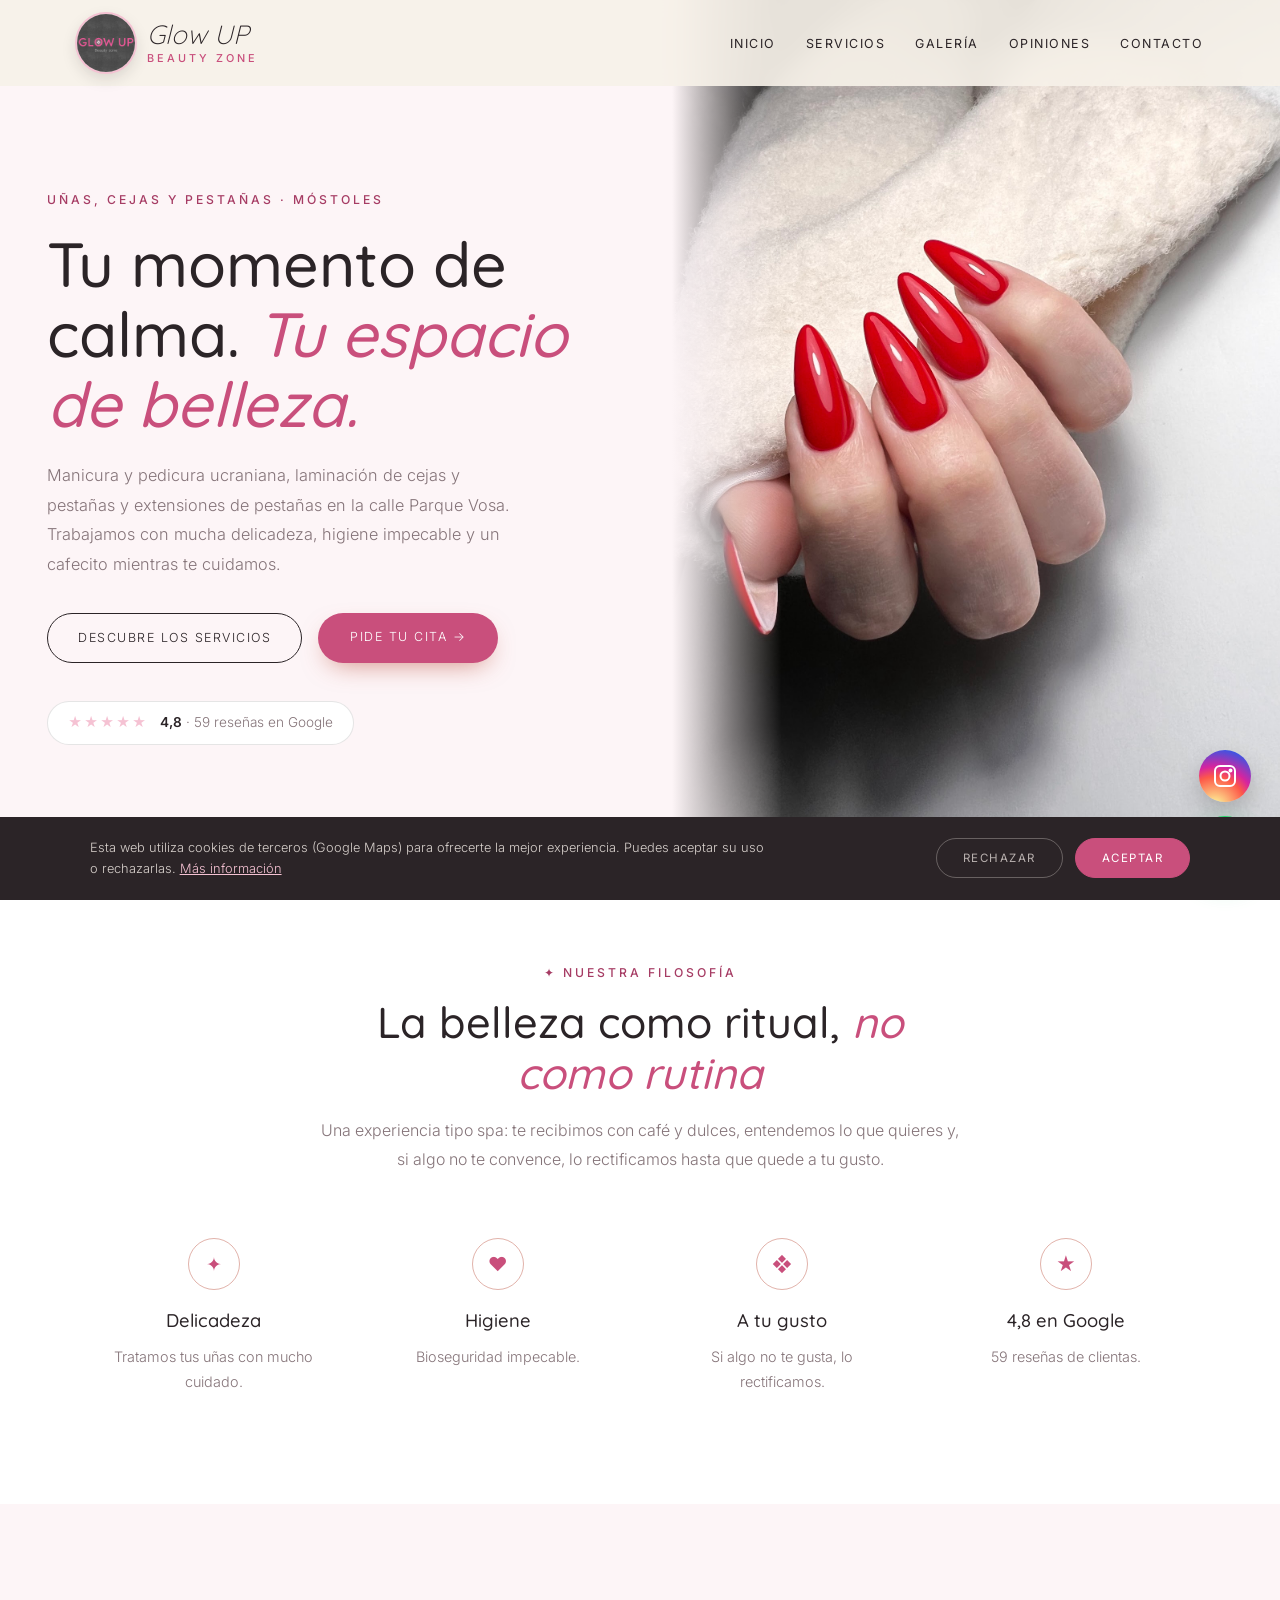
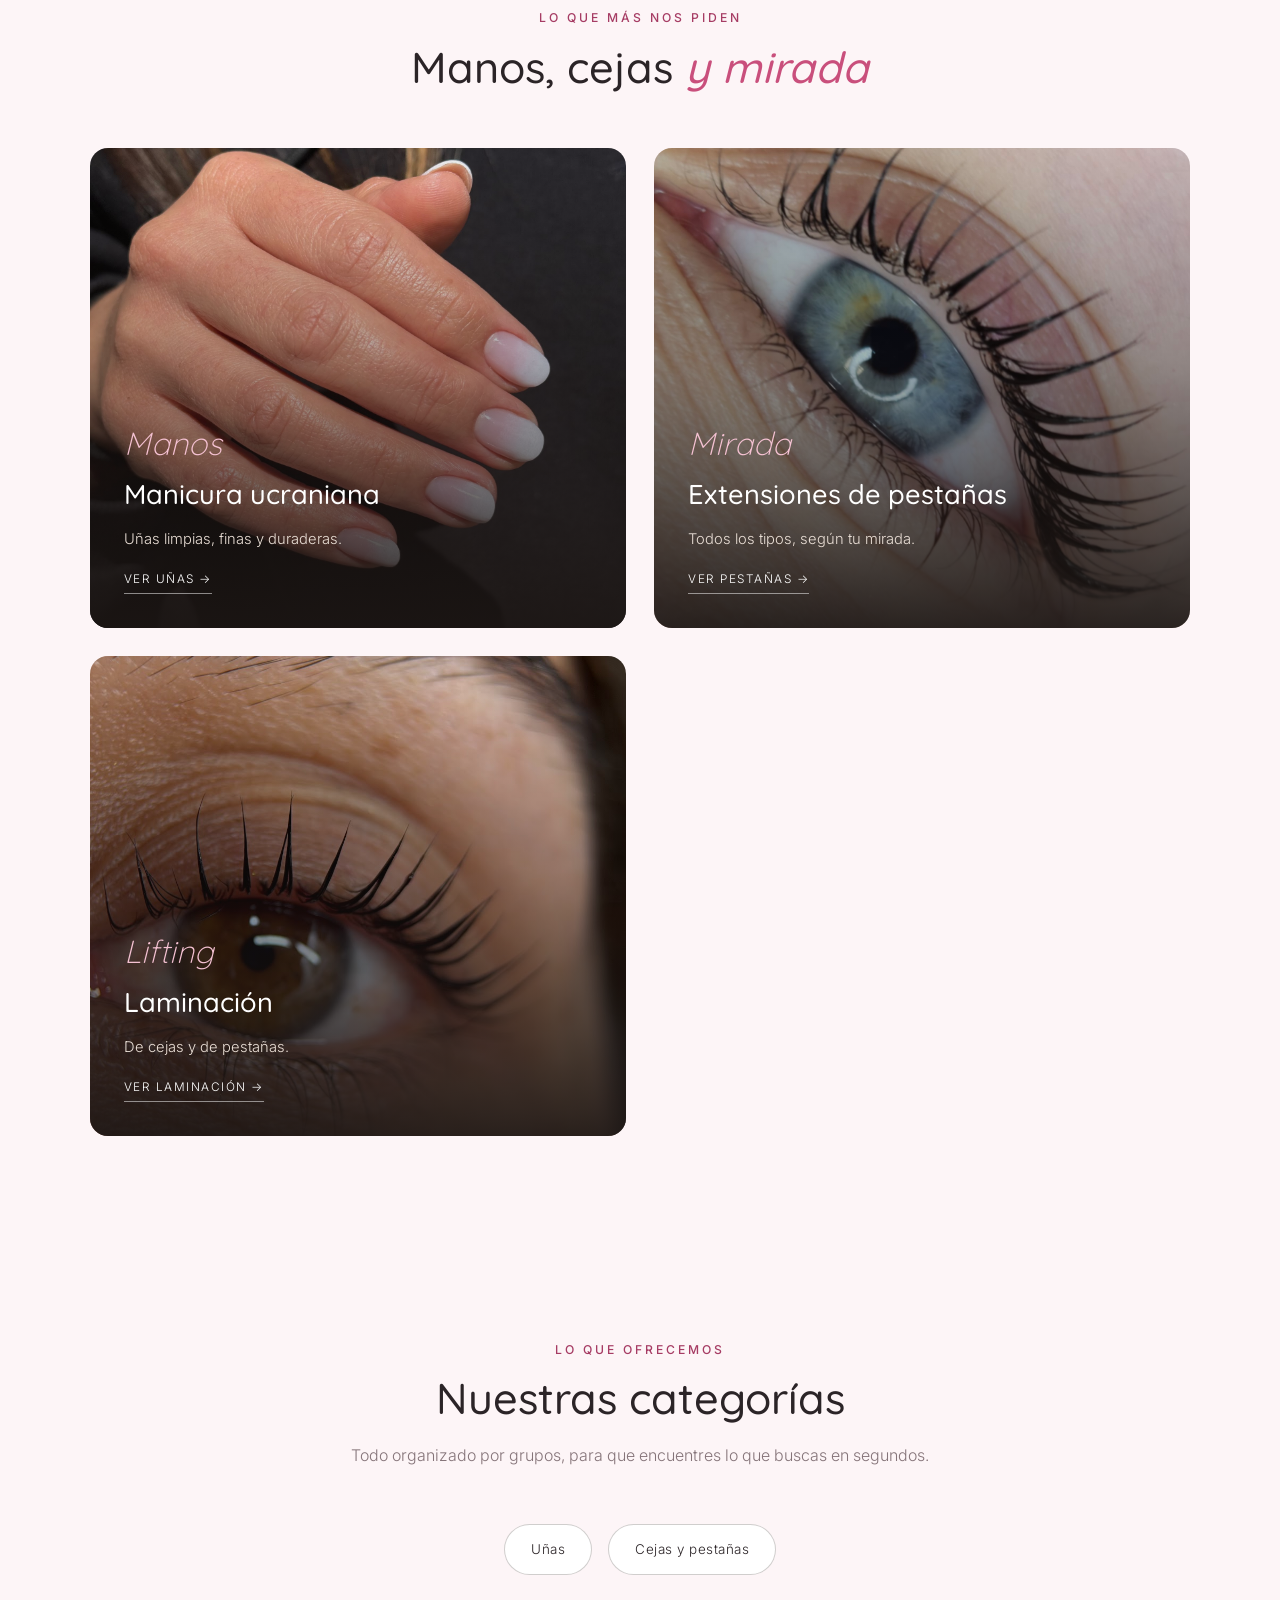
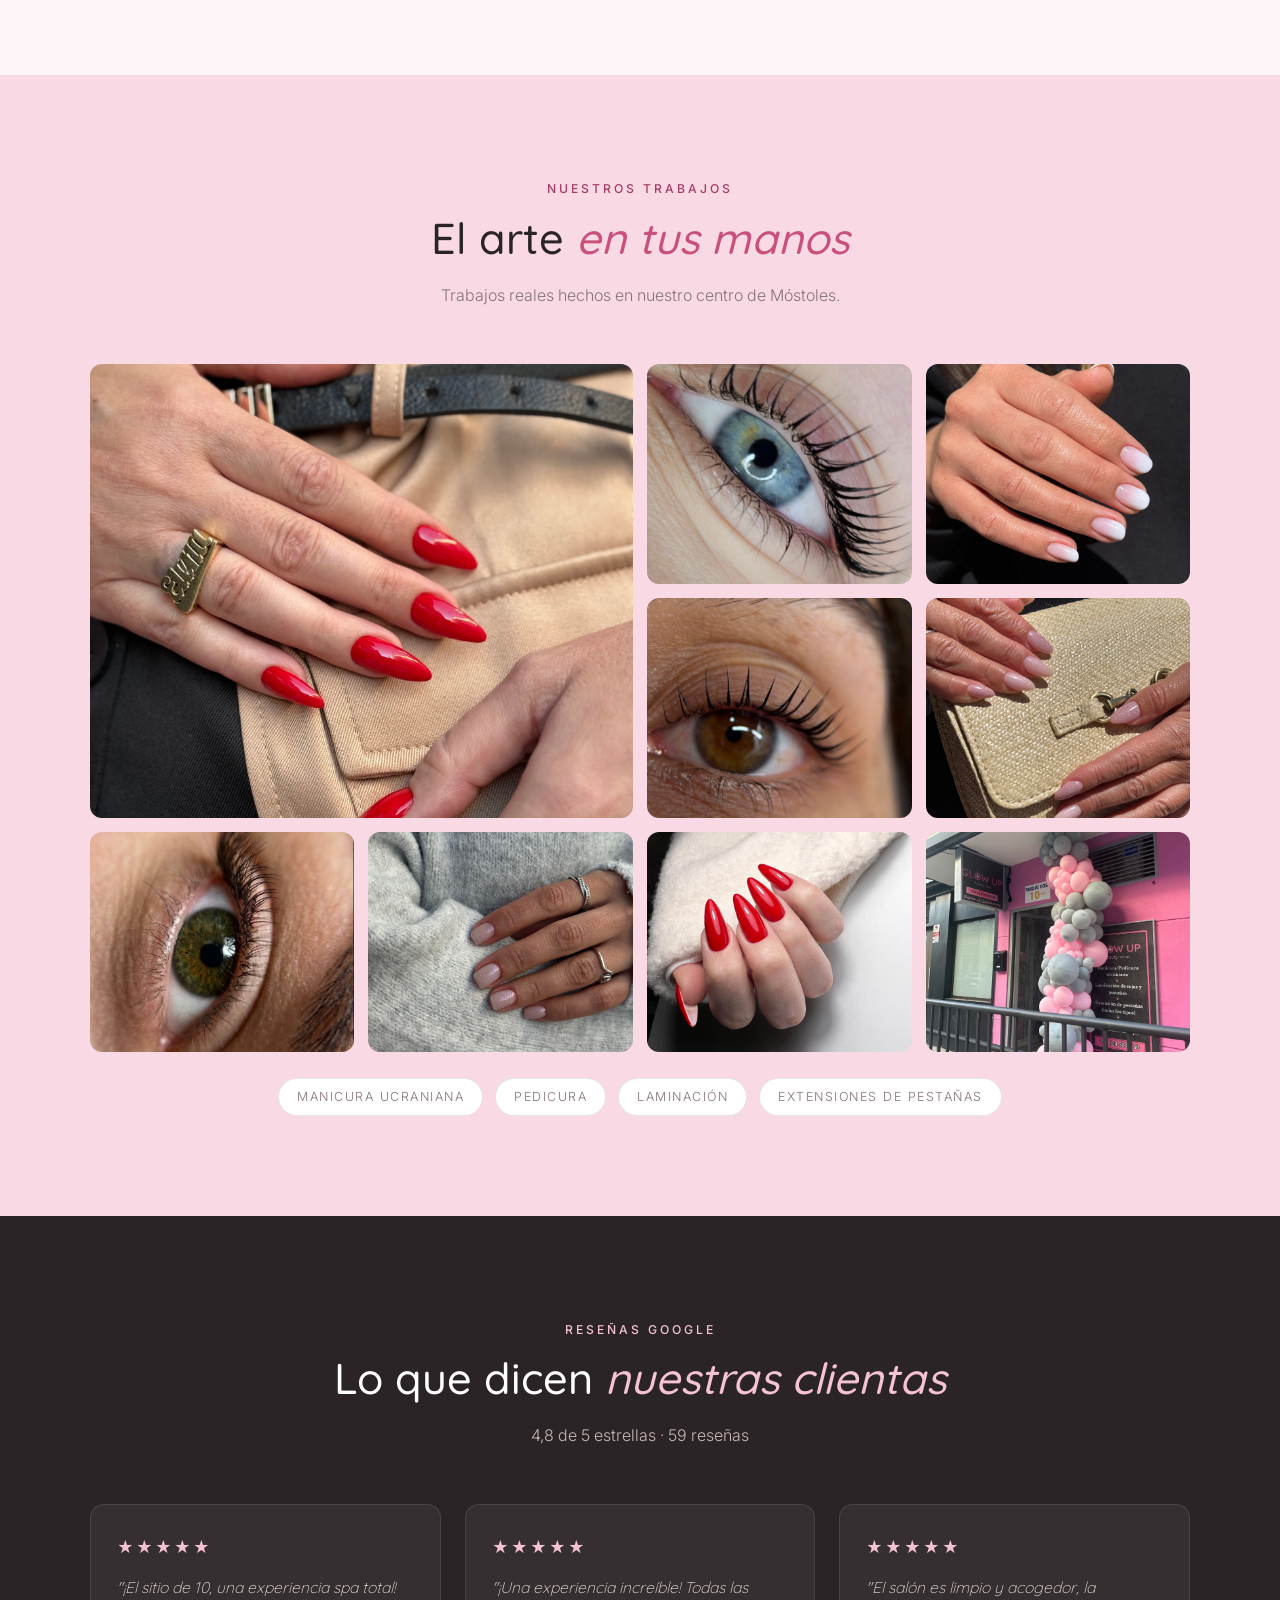
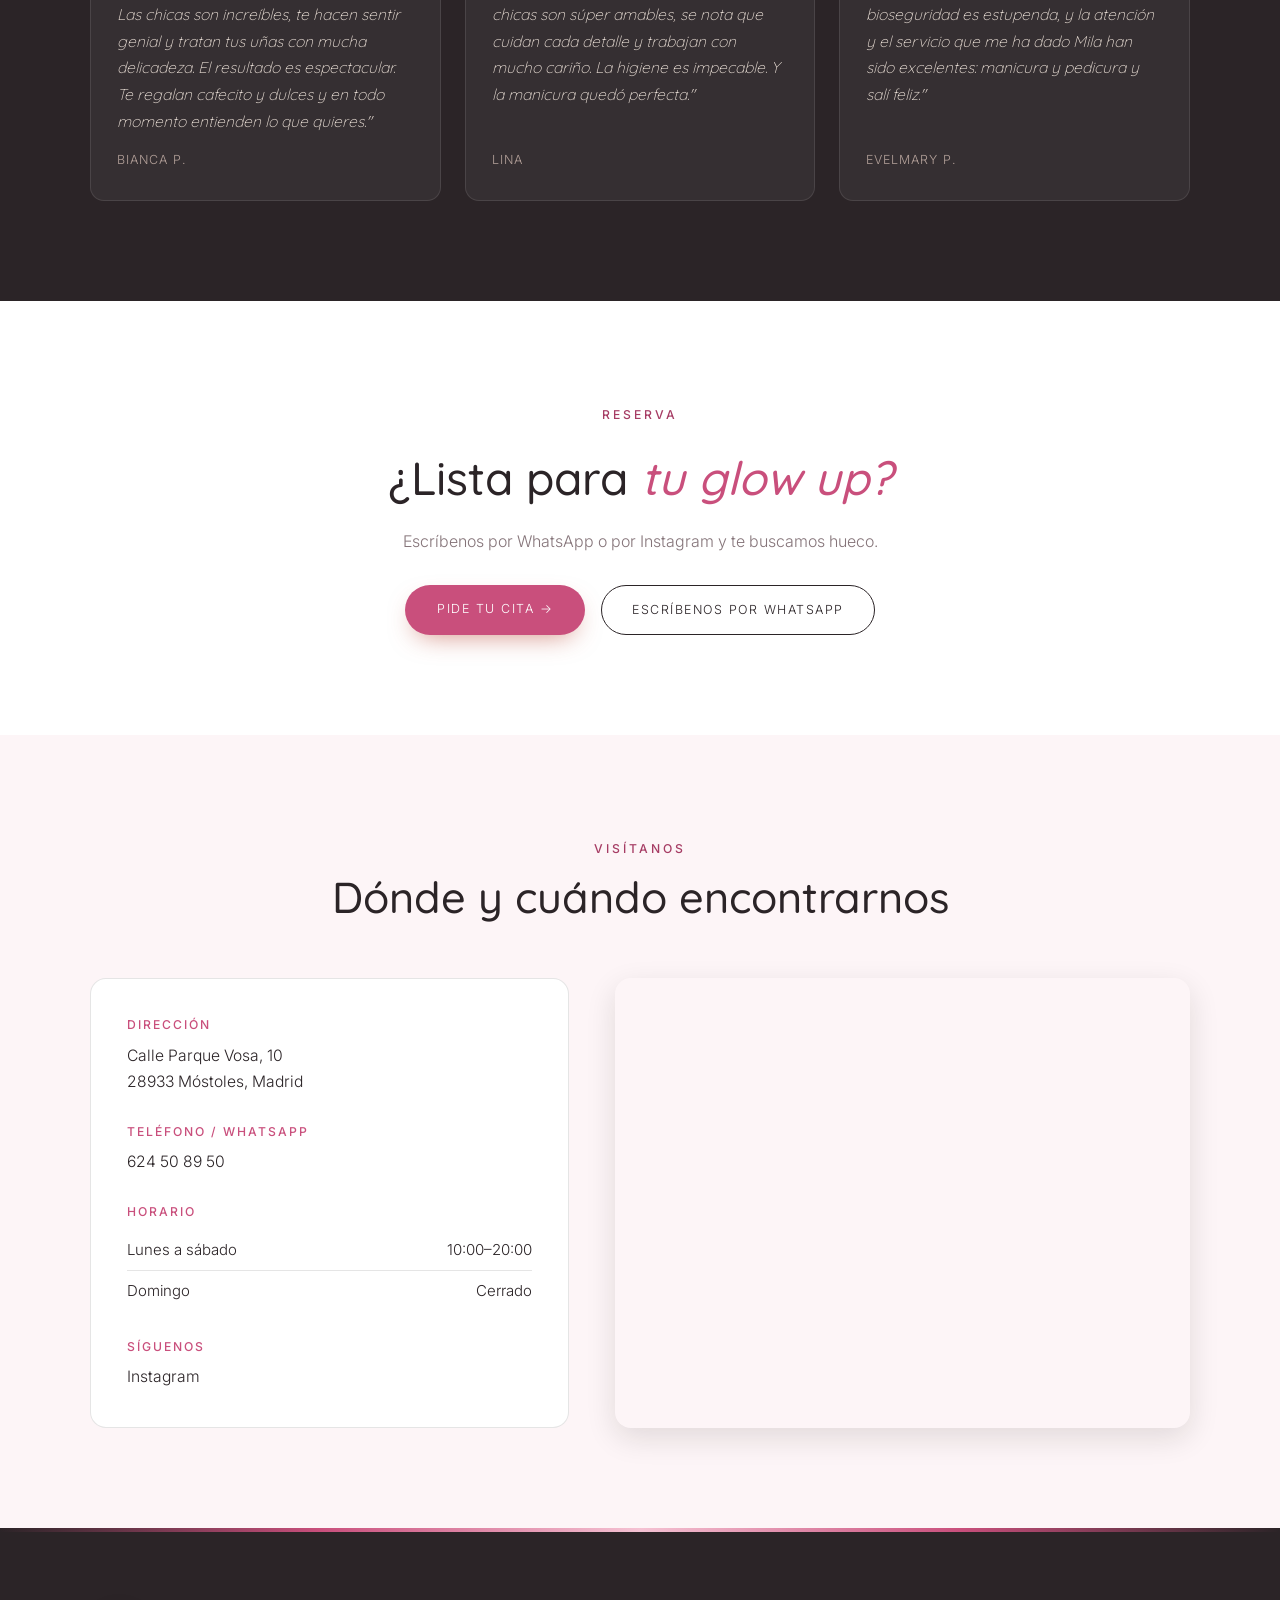
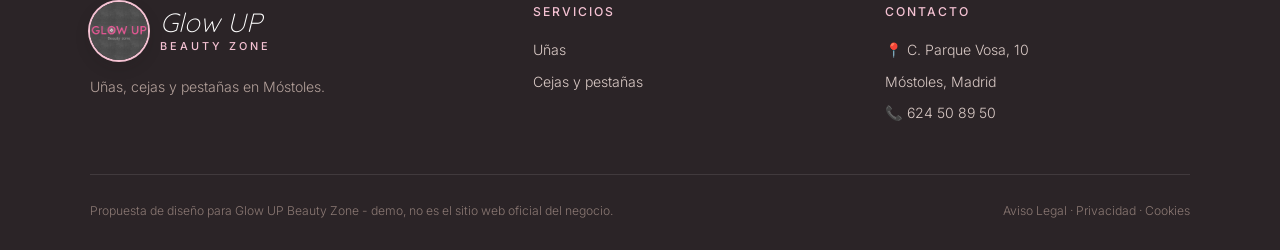
<file: index.html>
<!DOCTYPE html>
<html lang="es">
<head>
<meta charset="UTF-8">
<meta name="viewport" content="width=device-width, initial-scale=1.0">
<title>Glow UP Beauty Zone — Manicura rusa, cejas y pestañas en Móstoles</title>
<meta name="description" content="Glow UP Beauty Zone, centro de estética en Calle Parque Vosa 10, Móstoles. Manicura y pedicura ucraniana, laminación de cejas y pestañas y extensiones de pestañas. 4,8★ con 59 reseñas en Google.">
<meta name="theme-color" content="#2b2427">
<meta property="og:title" content="Glow UP Beauty Zone · Móstoles">
<meta property="og:image" content="maps_04.jpg">
<link rel="icon" href="maps_01.jpg">
<link rel="preconnect" href="https://fonts.googleapis.com"><link rel="preconnect" href="https://fonts.gstatic.com" crossorigin><link href="https://fonts.googleapis.com/css2?family=Quicksand:wght@400;500;600&family=Inter:wght@300;400;500;600&display=swap" rel="stylesheet">
<link rel="stylesheet" href="styles.css">
</head>
<body>

<header id="header">
  <a href="index.html" class="logo" aria-label="Glow UP Beauty Zone, inicio"><img src="maps_01.jpg" alt="" class="logo-badge"><span class="logo-text"><span class="script">Glow UP</span><small>beauty zone</small></span></a>
  <nav id="nav" aria-label="Navegación principal"><ul><li><a href="index.html#inicio">Inicio</a></li><li><a href="servicios.html">Servicios</a></li><li><a href="index.html#galeria">Galería</a></li><li><a href="index.html#opiniones">Opiniones</a></li><li><a href="index.html#contacto">Contacto</a></li></ul></nav><button class="nav-toggle" id="navToggle" aria-label="Abrir menú">☰</button>
</header>

<section class="hero" id="inicio">
  <div class="hero-text">
    <span class="eyebrow">Uñas, cejas y pestañas · Móstoles</span>
    <h1>Tu momento de calma. <em>Tu espacio de belleza.</em></h1>
    <p>Manicura y pedicura ucraniana, laminación de cejas y pestañas y extensiones de pestañas en la calle Parque Vosa. Trabajamos con mucha delicadeza, higiene impecable y un cafecito mientras te cuidamos.</p>
    <div class="hero-ctas">
      <a href="servicios.html" class="btn-outline">Descubre los servicios</a>
      <a href="https://wa.me/34624508950?text=Hola%2C%20he%20visto%20vuestra%20web%20y%20me%20gustar%C3%ADa%20pedir%20cita%20en%20Glow%20UP%20Beauty%20Zone" class="btn-solid" target="_blank" rel="noopener">Pide tu cita →</a>
    </div>
    <a class="hero-rating" href="https://www.google.com/maps/search/?api=1&query=Glow+UP+Beauty+Zone,+Calle+Parque+Vosa+10,+Mostoles" target="_blank" rel="noopener"><span class="stars">★★★★★</span><span><strong>4,8</strong> · 59 reseñas en Google</span></a>
  </div>
  <div class="hero-img"><img src="maps_04.jpg" alt="Manicura roja de Glow UP Beauty Zone en Móstoles" style="object-position:center 40%;"></div>
</section>

<section class="trust">
  <div class="section-head">
    <span class="eyebrow">✦ Nuestra filosofía</span>
    <h2>La belleza como ritual, <em>no como rutina</em></h2>
    <p>Una experiencia tipo spa: te recibimos con café y dulces, entendemos lo que quieres y, si algo no te convence, lo rectificamos hasta que quede a tu gusto.</p>
  </div>
  <div class="trust-grid">
    <div class="trust-card"><span class="trust-ic">✦</span><h3>Delicadeza</h3><p>Tratamos tus uñas con mucho cuidado.</p></div>
    <div class="trust-card"><span class="trust-ic">♥</span><h3>Higiene</h3><p>Bioseguridad impecable.</p></div>
    <div class="trust-card"><span class="trust-ic">❖</span><h3>A tu gusto</h3><p>Si algo no te gusta, lo rectificamos.</p></div>
    <div class="trust-card"><span class="trust-ic">★</span><h3>4,8 en Google</h3><p>59 reseñas de clientas.</p></div>
  </div>
</section>

<section class="worlds">
  <div class="section-head">
    <span class="eyebrow">Lo que más nos piden</span>
    <h2>Manos, cejas <em>y mirada</em></h2>
  </div>
  <div class="worlds-grid">
    <a href="servicios.html#unas" class="world-card"><img src="maps_02.jpg" alt="Manicura ucraniana"><div class="world-text"><span class="script">Manos</span><h3>Manicura ucraniana</h3><p>Uñas limpias, finas y duraderas.</p><span class="world-link">Ver uñas →</span></div></a>
    <a href="servicios.html#mirada" class="world-card"><img src="maps_06.jpg" alt="Extensiones de pestañas"><div class="world-text"><span class="script">Mirada</span><h3>Extensiones de pestañas</h3><p>Todos los tipos, según tu mirada.</p><span class="world-link">Ver pestañas →</span></div></a>
    <a href="servicios.html#mirada" class="world-card"><img src="maps_08.jpg" alt="Laminación"><div class="world-text"><span class="script">Lifting</span><h3>Laminación</h3><p>De cejas y de pestañas.</p><span class="world-link">Ver laminación →</span></div></a>
  </div>
</section>

<section>
  <div class="section-head">
    <span class="eyebrow">Lo que ofrecemos</span>
    <h2>Nuestras categorías</h2>
    <p>Todo organizado por grupos, para que encuentres lo que buscas en segundos.</p>
  </div>
  <div class="cat-pills">
    <a href="servicios.html#unas" class="cat-pill">Uñas</a>
    <a href="servicios.html#mirada" class="cat-pill">Cejas y pestañas</a>
  </div>
</section>

<section class="gallery-wrap" id="galeria">
  <div class="section-head">
    <span class="eyebrow">Nuestros trabajos</span>
    <h2>El arte <em>en tus manos</em></h2>
    <p>Trabajos reales hechos en nuestro centro de Móstoles.</p>
  </div>
  <div class="gallery">
    <figure class="big"><img src="maps_10.jpg" alt="Manicura roja almendrada de Glow UP Beauty Zone, Móstoles" loading="lazy"></figure>
    <figure><img src="maps_06.jpg" alt="Extensiones de pestañas" loading="lazy"></figure>
    <figure><img src="maps_02.jpg" alt="Manicura baby boomer" loading="lazy"></figure>
    <figure><img src="maps_08.jpg" alt="Laminación de pestañas" loading="lazy"></figure>
    <figure><img src="maps_09.jpg" alt="Manicura nude almendrada" loading="lazy"></figure>
    <figure><img src="maps_05.jpg" alt="Pestañas con volumen" loading="lazy"></figure>
    <figure><img src="maps_03.jpg" alt="Manicura natural" loading="lazy"></figure>
    <figure><img src="maps_04.jpg" alt="Uñas rojas largas" loading="lazy"></figure>
    <figure><img src="maps_07.jpg" alt="Fachada de Glow UP en la calle Parque Vosa" loading="lazy"></figure>
  </div>
  <div class="brands"><span>Manicura ucraniana</span><span>Pedicura</span><span>Laminación</span><span>Extensiones de pestañas</span></div>
</section>

<section class="reviews-wrap" id="opiniones">
  <div class="section-head">
    <span class="eyebrow">Reseñas Google</span>
    <h2>Lo que dicen <em>nuestras clientas</em></h2>
    <p>4,8 de 5 estrellas · 59 reseñas</p>
  </div>
  <div class="review-grid">
    <div class="review-card"><div class="stars">★★★★★</div><p>"¡El sitio de 10, una experiencia spa total! Las chicas son increíbles, te hacen sentir genial y tratan tus uñas con mucha delicadeza. El resultado es espectacular. Te regalan cafecito y dulces y en todo momento entienden lo que quieres."</p><cite>Bianca P.</cite></div>
    <div class="review-card"><div class="stars">★★★★★</div><p>"¡Una experiencia increíble! Todas las chicas son súper amables, se nota que cuidan cada detalle y trabajan con mucho cariño. La higiene es impecable. Y la manicura quedó perfecta."</p><cite>Lina</cite></div>
    <div class="review-card"><div class="stars">★★★★★</div><p>"El salón es limpio y acogedor, la bioseguridad es estupenda, y la atención y el servicio que me ha dado Mila han sido excelentes: manicura y pedicura y salí feliz."</p><cite>Evelmary P.</cite></div>
  </div>
</section>

<section class="cta-section">
  <span class="eyebrow">Reserva</span>
  <h2>¿Lista para <em>tu glow up?</em></h2>
  <p>Escríbenos por WhatsApp o por Instagram y te buscamos hueco.</p>
  <div class="cta-row">
    <a href="https://wa.me/34624508950?text=Hola%2C%20he%20visto%20vuestra%20web%20y%20me%20gustar%C3%ADa%20pedir%20cita%20en%20Glow%20UP%20Beauty%20Zone" class="btn-solid" target="_blank" rel="noopener">Pide tu cita →</a>
    <a href="https://wa.me/34624508950?text=Hola%2C%20he%20visto%20vuestra%20web%20y%20me%20gustar%C3%ADa%20pedir%20cita%20en%20Glow%20UP%20Beauty%20Zone" class="btn-outline" target="_blank" rel="noopener">Escríbenos por WhatsApp</a>
  </div>
</section>

<section class="contact-section" id="contacto">
  <div class="section-head">
    <span class="eyebrow">Visítanos</span>
    <h2>Dónde y cuándo encontrarnos</h2>
  </div>
  <div class="contact-grid">
    <div class="contact-info">
      <div class="contact-block"><h3>Dirección</h3><p>Calle Parque Vosa, 10<br>28933 Móstoles, Madrid</p></div>
      <div class="contact-block"><h3>Teléfono / WhatsApp</h3><p><a href="tel:+34624508950">624 50 89 50</a></p></div>
      <div class="contact-block"><h3>Horario</h3><ul class="hours-list"><li><span>Lunes a sábado</span><span>10:00–20:00</span></li><li><span>Domingo</span><span>Cerrado</span></li></ul></div>
      <div class="contact-block"><h3>Síguenos</h3><p><a href="https://www.instagram.com/glow_up_beautyzone/" target="_blank" rel="noopener">Instagram</a></p></div>
    </div>
    <div class="contact-map">
      <iframe title="Mapa de Glow UP Beauty Zone" src="https://www.google.com/maps?q=Glow+UP+Beauty+Zone,+Calle+Parque+Vosa+10,+Mostoles&output=embed" width="100%" height="100%" style="border:0;" allowfullscreen="" loading="lazy" referrerpolicy="no-referrer-when-downgrade"></iframe>
    </div>
  </div>
</section>

<footer>
  <div class="footer-grid">
    <div class="footer-brand">
      <a href="index.html" class="logo light"><img src="maps_01.jpg" alt="" class="logo-badge"><span class="logo-text"><span class="script">Glow UP</span><small>beauty zone</small></span></a>
      <p>Uñas, cejas y pestañas en Móstoles.</p>
    </div>
    <div><h4>Servicios</h4><ul><li><a href="servicios.html#unas">Uñas</a></li><li><a href="servicios.html#mirada">Cejas y pestañas</a></li></ul></div>
    <div><h4>Contacto</h4><ul><li>📍 C. Parque Vosa, 10</li><li>Móstoles, Madrid</li><li>📞 <a href="tel:+34624508950">624 50 89 50</a></li></ul></div>
  </div>
  <div class="footer-bottom">
    <span>Propuesta de diseño para Glow UP Beauty Zone - demo, no es el sitio web oficial del negocio.</span>
    <span><a href="aviso-legal.html">Aviso Legal</a> &middot; <a href="politica-privacidad.html">Privacidad</a> &middot; <a href="politica-cookies.html">Cookies</a></span>
  </div>
</footer>

<div id="cookie-banner" class="cookie-banner"><p>Esta web utiliza cookies de terceros (Google Maps) para ofrecerte la mejor experiencia. Puedes aceptar su uso o rechazarlas. <a href="politica-cookies.html">Más información</a></p><div class="cookie-actions"><button onclick="setCookieChoice('rejected')" class="ck-reject">Rechazar</button><button onclick="setCookieChoice('accepted')" class="ck-accept">Aceptar</button></div></div>
<div class="social-fabs"><a class="ig-fab" href="https://www.instagram.com/glow_up_beautyzone/" target="_blank" rel="noopener" aria-label="Visitar Instagram"><svg width="24" height="24" viewBox="0 0 24 24" fill="none" stroke="white" stroke-width="2"><rect x="2" y="2" width="20" height="20" rx="5"/><circle cx="12" cy="12" r="4.5"/><circle cx="17.5" cy="6.5" r="1" fill="white"/></svg></a><a class="wa-fab" href="https://wa.me/34624508950?text=Hola%2C%20he%20visto%20vuestra%20web%20y%20me%20gustar%C3%ADa%20pedir%20cita%20en%20Glow%20UP%20Beauty%20Zone" target="_blank" rel="noopener" aria-label="Escribir por WhatsApp"><svg width="28" height="28" viewBox="0 0 24 24" fill="white"><path d="M17.5 14.4c-.3-.1-1.8-.9-2-1s-.5-.1-.7.1-.8 1-.9 1.2-.3.2-.6.1a8.2 8.2 0 0 1-2.4-1.5 9 9 0 0 1-1.7-2.1c-.2-.3 0-.5.1-.6l.4-.5.3-.5v-.5l-.9-2.2c-.2-.6-.5-.5-.7-.5h-.6a1.1 1.1 0 0 0-.8.4 3.4 3.4 0 0 0-1 2.5 5.9 5.9 0 0 0 1.2 3.1 13.5 13.5 0 0 0 5.2 4.6c2.6 1 2.6.7 3.1.6a2.6 2.6 0 0 0 1.7-1.2 2.1 2.1 0 0 0 .2-1.2c-.1-.1-.3-.2-.6-.3ZM12 21.8a9.8 9.8 0 0 1-5-1.4l-.4-.2-3.7 1 1-3.6-.2-.4A9.8 9.8 0 1 1 12 21.8Zm8.4-18.3A11.8 11.8 0 0 0 1.8 17.7L.2 23.8l6.3-1.6a11.8 11.8 0 0 0 5.6 1.4A11.8 11.8 0 0 0 20.4 3.5Z"/></svg></a></div>
<script src="main.js"></script>
</body>
</html>
</file>
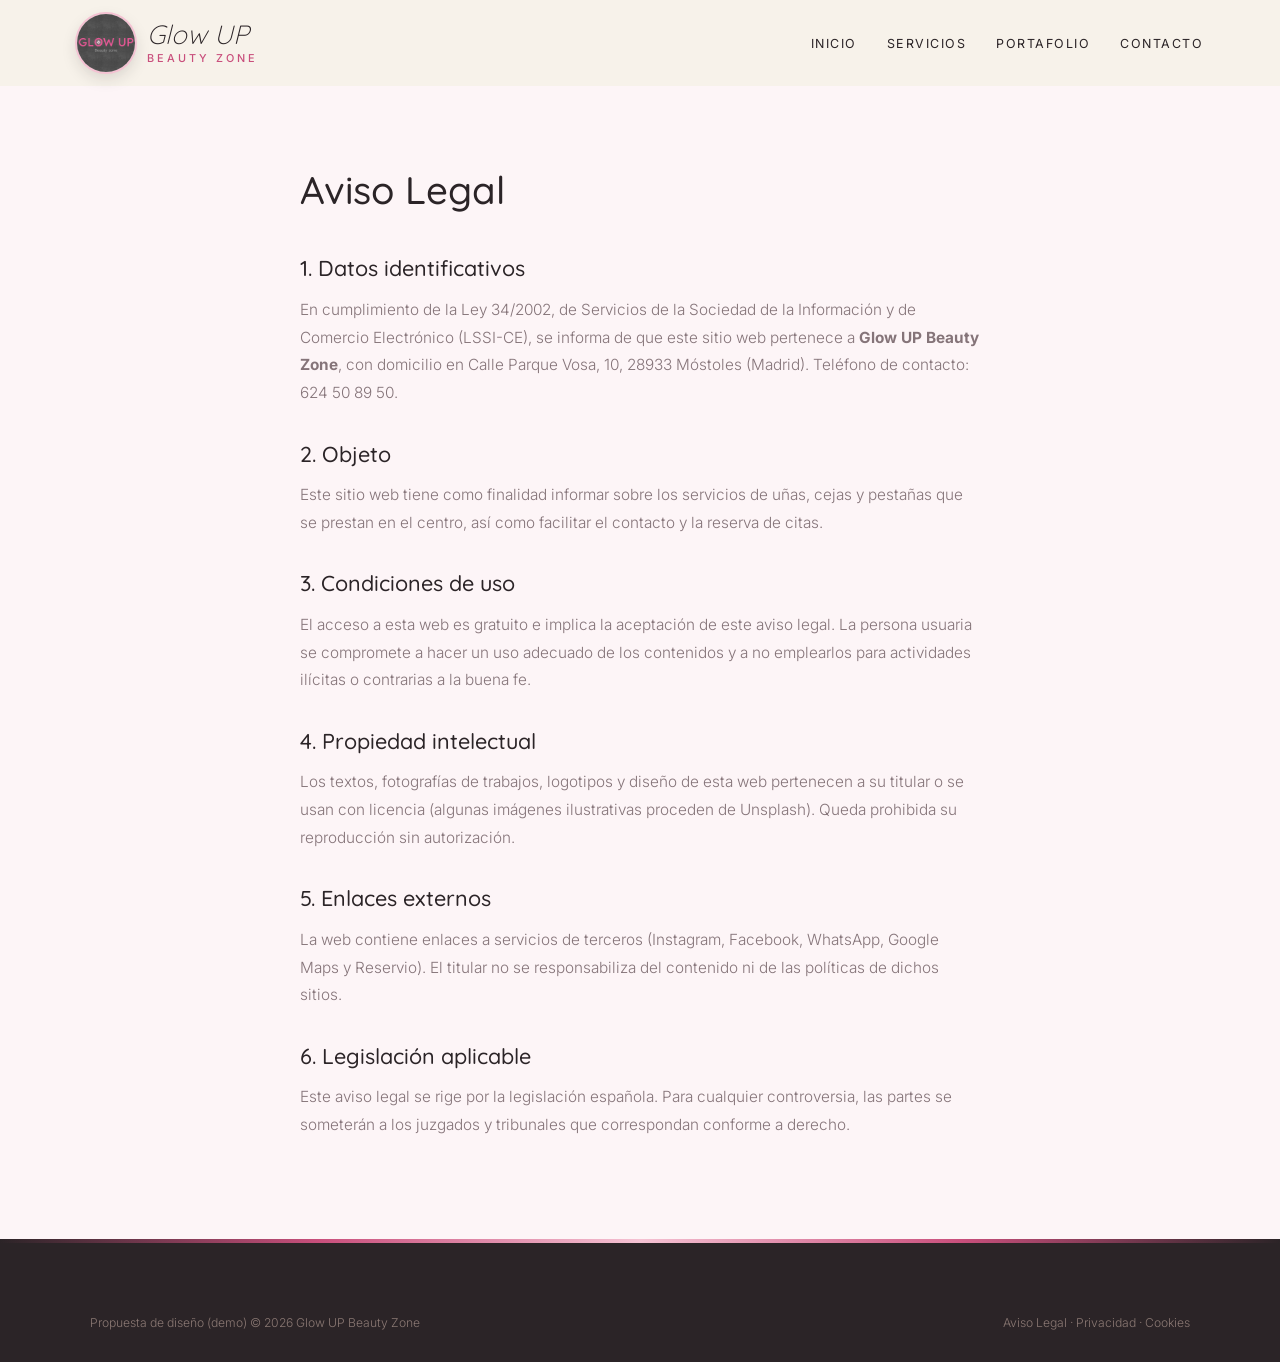
<file: aviso-legal.html>
<!DOCTYPE html>
<html lang="es">
<head>
<meta charset="UTF-8">
<meta name="viewport" content="width=device-width, initial-scale=1.0">
<title>Aviso Legal — Glow UP Beauty Zone</title>
<meta name="robots" content="noindex">
<link rel="icon" href="maps_01.jpg">
<link rel="preconnect" href="https://fonts.googleapis.com">
<link href="https://fonts.googleapis.com/css2?family=Quicksand:wght@400;500;600&family=Inter:wght@300;400;500;600&display=swap" rel="stylesheet">
<link rel="stylesheet" href="styles.css">
</head>
<body>
<header id="header" class="scrolled">
  <a href="index.html" class="logo" aria-label="Glow UP Beauty Zone, inicio">
    <img src="maps_01.jpg" alt="" class="logo-badge">
    <span class="logo-text"><span class="script">Glow UP</span><small>beauty zone</small></span>
  </a>
  <nav id="nav" aria-label="Navegación principal">
    <ul>
      <li><a href="index.html#inicio">Inicio</a></li>
      <li><a href="servicios.html">Servicios</a></li>
      <li><a href="portafolio.html">Portafolio</a></li>
      <li><a href="index.html#contacto">Contacto</a></li>
    </ul>
  </nav>
  <button class="nav-toggle" id="navToggle" aria-label="Abrir menú">☰</button>
</header>
<main class="legal"><h1>Aviso Legal</h1>
<h2>1. Datos identificativos</h2>
<p>En cumplimiento de la Ley 34/2002, de Servicios de la Sociedad de la Información y de Comercio Electrónico (LSSI-CE), se informa de que este sitio web pertenece a <strong>Glow UP Beauty Zone</strong>, con domicilio en Calle Parque Vosa, 10, 28933 Móstoles (Madrid). Teléfono de contacto: 624 50 89 50.</p>
<h2>2. Objeto</h2>
<p>Este sitio web tiene como finalidad informar sobre los servicios de uñas, cejas y pestañas que se prestan en el centro, así como facilitar el contacto y la reserva de citas.</p>
<h2>3. Condiciones de uso</h2>
<p>El acceso a esta web es gratuito e implica la aceptación de este aviso legal. La persona usuaria se compromete a hacer un uso adecuado de los contenidos y a no emplearlos para actividades ilícitas o contrarias a la buena fe.</p>
<h2>4. Propiedad intelectual</h2>
<p>Los textos, fotografías de trabajos, logotipos y diseño de esta web pertenecen a su titular o se usan con licencia (algunas imágenes ilustrativas proceden de Unsplash). Queda prohibida su reproducción sin autorización.</p>
<h2>5. Enlaces externos</h2>
<p>La web contiene enlaces a servicios de terceros (Instagram, Facebook, WhatsApp, Google Maps y Reservio). El titular no se responsabiliza del contenido ni de las políticas de dichos sitios.</p>
<h2>6. Legislación aplicable</h2>
<p>Este aviso legal se rige por la legislación española. Para cualquier controversia, las partes se someterán a los juzgados y tribunales que correspondan conforme a derecho.</p></main>
<footer>
  <div class="footer-bottom" style="margin-top:0">
    <span>Propuesta de diseño (demo) © 2026 Glow UP Beauty Zone</span>
    <span><a href="aviso-legal.html">Aviso Legal</a> &middot; <a href="politica-privacidad.html">Privacidad</a> &middot; <a href="politica-cookies.html">Cookies</a></span>
  </div>
</footer>
<script src="main.js"></script>
</body>
</html>
</file>
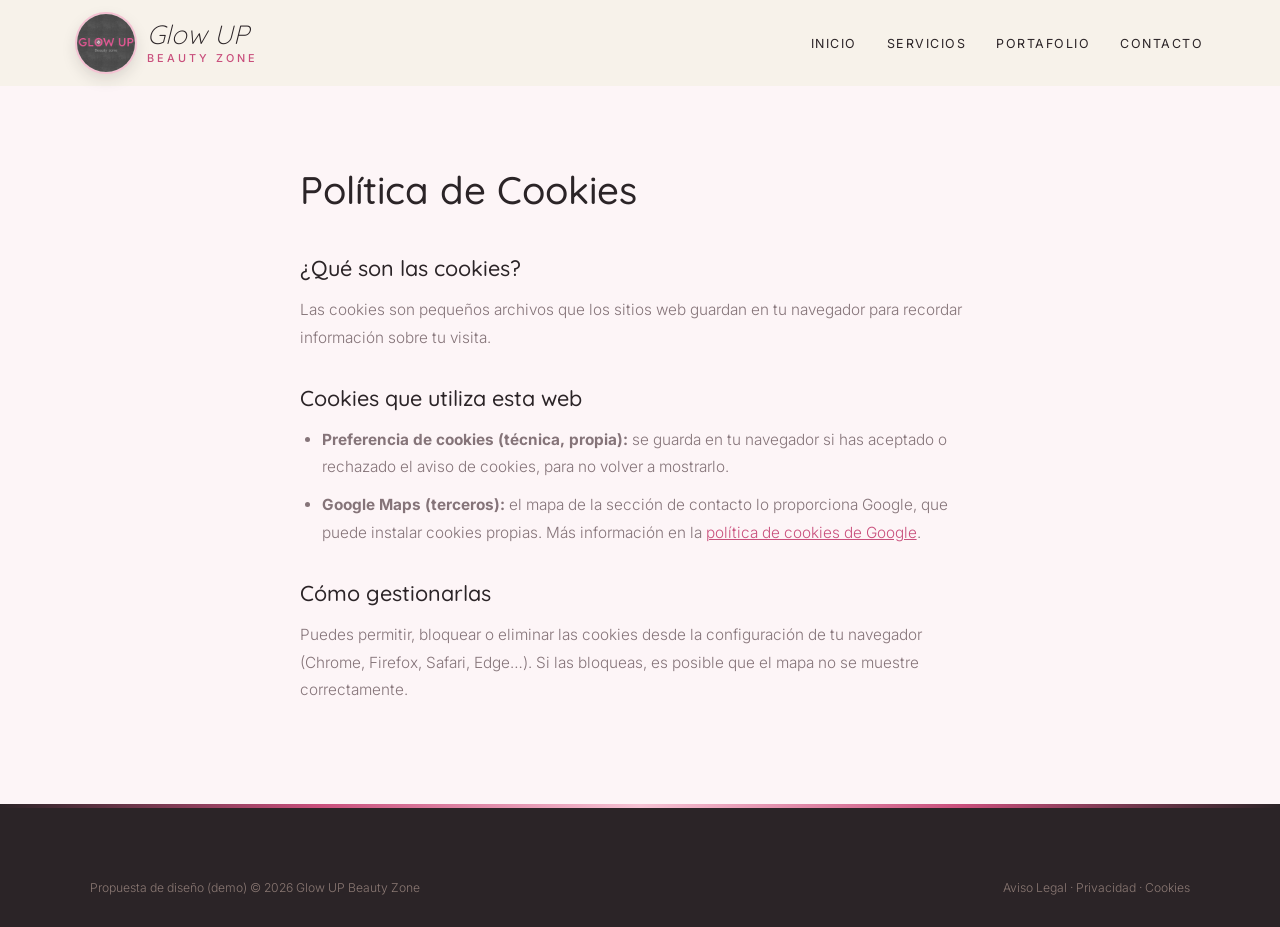
<file: politica-cookies.html>
<!DOCTYPE html>
<html lang="es">
<head>
<meta charset="UTF-8">
<meta name="viewport" content="width=device-width, initial-scale=1.0">
<title>Política de Cookies — Glow UP Beauty Zone</title>
<meta name="robots" content="noindex">
<link rel="icon" href="maps_01.jpg">
<link rel="preconnect" href="https://fonts.googleapis.com">
<link href="https://fonts.googleapis.com/css2?family=Quicksand:wght@400;500;600&family=Inter:wght@300;400;500;600&display=swap" rel="stylesheet">
<link rel="stylesheet" href="styles.css">
</head>
<body>
<header id="header" class="scrolled">
  <a href="index.html" class="logo" aria-label="Glow UP Beauty Zone, inicio">
    <img src="maps_01.jpg" alt="" class="logo-badge">
    <span class="logo-text"><span class="script">Glow UP</span><small>beauty zone</small></span>
  </a>
  <nav id="nav" aria-label="Navegación principal">
    <ul>
      <li><a href="index.html#inicio">Inicio</a></li>
      <li><a href="servicios.html">Servicios</a></li>
      <li><a href="portafolio.html">Portafolio</a></li>
      <li><a href="index.html#contacto">Contacto</a></li>
    </ul>
  </nav>
  <button class="nav-toggle" id="navToggle" aria-label="Abrir menú">☰</button>
</header>
<main class="legal"><h1>Política de Cookies</h1>
<h2>¿Qué son las cookies?</h2>
<p>Las cookies son pequeños archivos que los sitios web guardan en tu navegador para recordar información sobre tu visita.</p>
<h2>Cookies que utiliza esta web</h2>
<ul>
<li><strong>Preferencia de cookies (técnica, propia):</strong> se guarda en tu navegador si has aceptado o rechazado el aviso de cookies, para no volver a mostrarlo.</li>
<li><strong>Google Maps (terceros):</strong> el mapa de la sección de contacto lo proporciona Google, que puede instalar cookies propias. Más información en la <a href="https://policies.google.com/technologies/cookies" target="_blank" rel="noopener">política de cookies de Google</a>.</li>
</ul>
<h2>Cómo gestionarlas</h2>
<p>Puedes permitir, bloquear o eliminar las cookies desde la configuración de tu navegador (Chrome, Firefox, Safari, Edge…). Si las bloqueas, es posible que el mapa no se muestre correctamente.</p></main>
<footer>
  <div class="footer-bottom" style="margin-top:0">
    <span>Propuesta de diseño (demo) © 2026 Glow UP Beauty Zone</span>
    <span><a href="aviso-legal.html">Aviso Legal</a> &middot; <a href="politica-privacidad.html">Privacidad</a> &middot; <a href="politica-cookies.html">Cookies</a></span>
  </div>
</footer>
<script src="main.js"></script>
</body>
</html>
</file>
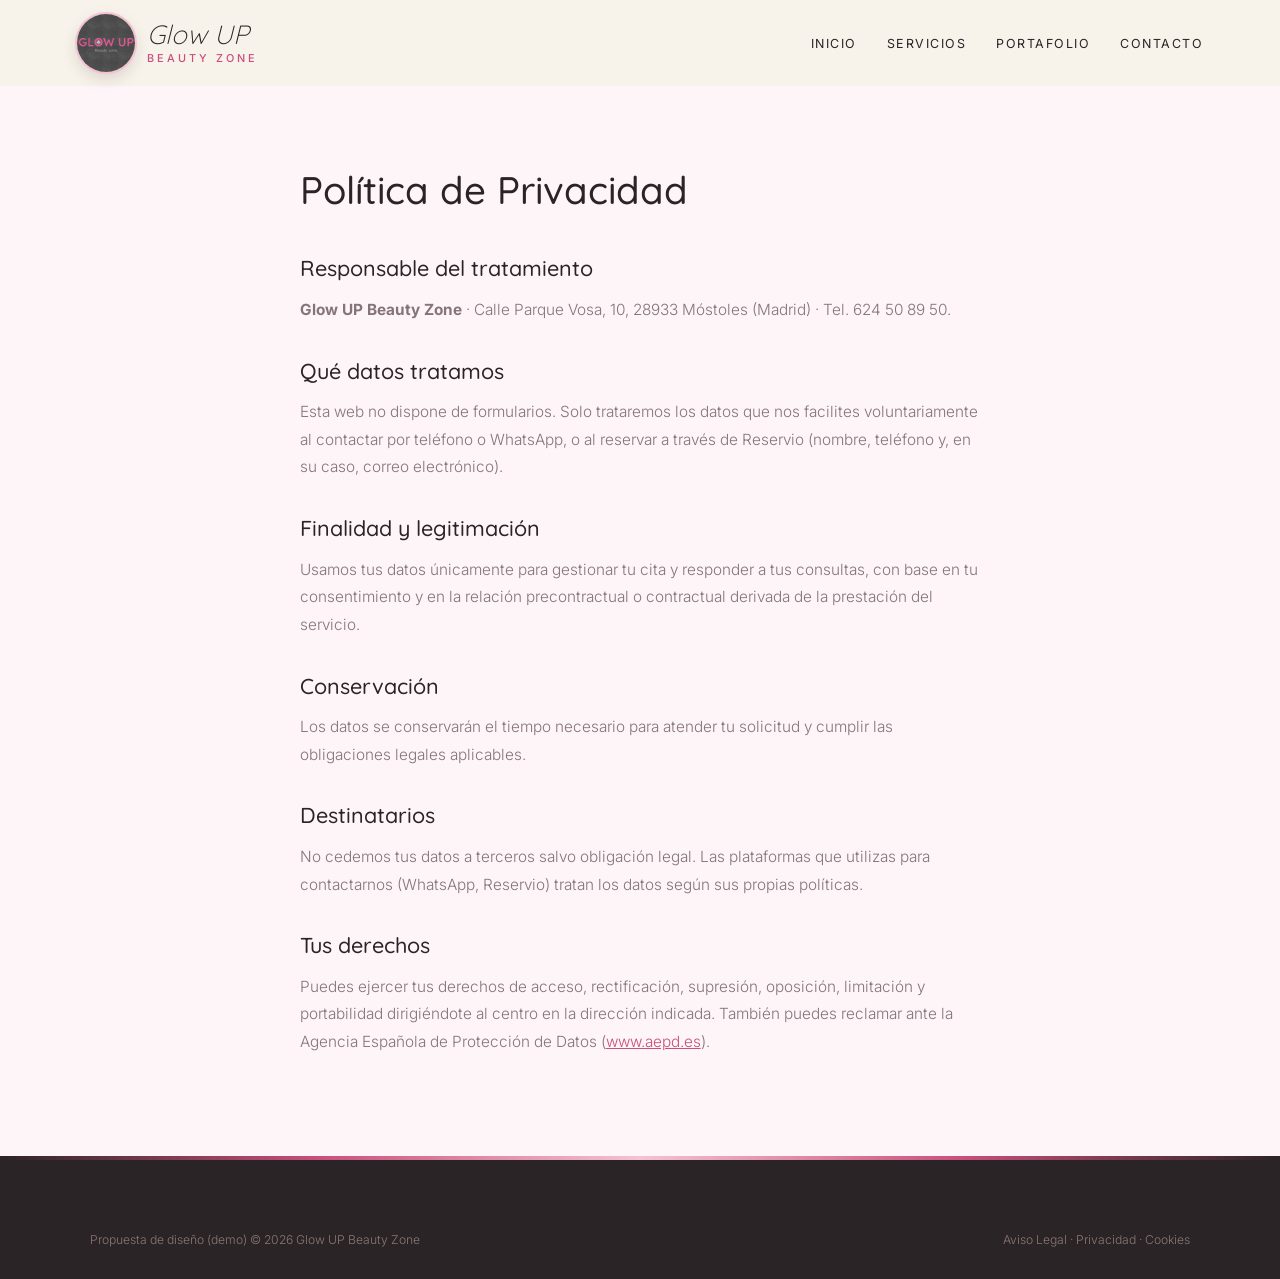
<file: politica-privacidad.html>
<!DOCTYPE html>
<html lang="es">
<head>
<meta charset="UTF-8">
<meta name="viewport" content="width=device-width, initial-scale=1.0">
<title>Política de Privacidad — Glow UP Beauty Zone</title>
<meta name="robots" content="noindex">
<link rel="icon" href="maps_01.jpg">
<link rel="preconnect" href="https://fonts.googleapis.com">
<link href="https://fonts.googleapis.com/css2?family=Quicksand:wght@400;500;600&family=Inter:wght@300;400;500;600&display=swap" rel="stylesheet">
<link rel="stylesheet" href="styles.css">
</head>
<body>
<header id="header" class="scrolled">
  <a href="index.html" class="logo" aria-label="Glow UP Beauty Zone, inicio">
    <img src="maps_01.jpg" alt="" class="logo-badge">
    <span class="logo-text"><span class="script">Glow UP</span><small>beauty zone</small></span>
  </a>
  <nav id="nav" aria-label="Navegación principal">
    <ul>
      <li><a href="index.html#inicio">Inicio</a></li>
      <li><a href="servicios.html">Servicios</a></li>
      <li><a href="portafolio.html">Portafolio</a></li>
      <li><a href="index.html#contacto">Contacto</a></li>
    </ul>
  </nav>
  <button class="nav-toggle" id="navToggle" aria-label="Abrir menú">☰</button>
</header>
<main class="legal"><h1>Política de Privacidad</h1>
<h2>Responsable del tratamiento</h2>
<p><strong>Glow UP Beauty Zone</strong> · Calle Parque Vosa, 10, 28933 Móstoles (Madrid) · Tel. 624 50 89 50.</p>
<h2>Qué datos tratamos</h2>
<p>Esta web no dispone de formularios. Solo trataremos los datos que nos facilites voluntariamente al contactar por teléfono o WhatsApp, o al reservar a través de Reservio (nombre, teléfono y, en su caso, correo electrónico).</p>
<h2>Finalidad y legitimación</h2>
<p>Usamos tus datos únicamente para gestionar tu cita y responder a tus consultas, con base en tu consentimiento y en la relación precontractual o contractual derivada de la prestación del servicio.</p>
<h2>Conservación</h2>
<p>Los datos se conservarán el tiempo necesario para atender tu solicitud y cumplir las obligaciones legales aplicables.</p>
<h2>Destinatarios</h2>
<p>No cedemos tus datos a terceros salvo obligación legal. Las plataformas que utilizas para contactarnos (WhatsApp, Reservio) tratan los datos según sus propias políticas.</p>
<h2>Tus derechos</h2>
<p>Puedes ejercer tus derechos de acceso, rectificación, supresión, oposición, limitación y portabilidad dirigiéndote al centro en la dirección indicada. También puedes reclamar ante la Agencia Española de Protección de Datos (<a href="https://www.aepd.es" target="_blank" rel="noopener">www.aepd.es</a>).</p></main>
<footer>
  <div class="footer-bottom" style="margin-top:0">
    <span>Propuesta de diseño (demo) © 2026 Glow UP Beauty Zone</span>
    <span><a href="aviso-legal.html">Aviso Legal</a> &middot; <a href="politica-privacidad.html">Privacidad</a> &middot; <a href="politica-cookies.html">Cookies</a></span>
  </div>
</footer>
<script src="main.js"></script>
</body>
</html>
</file>
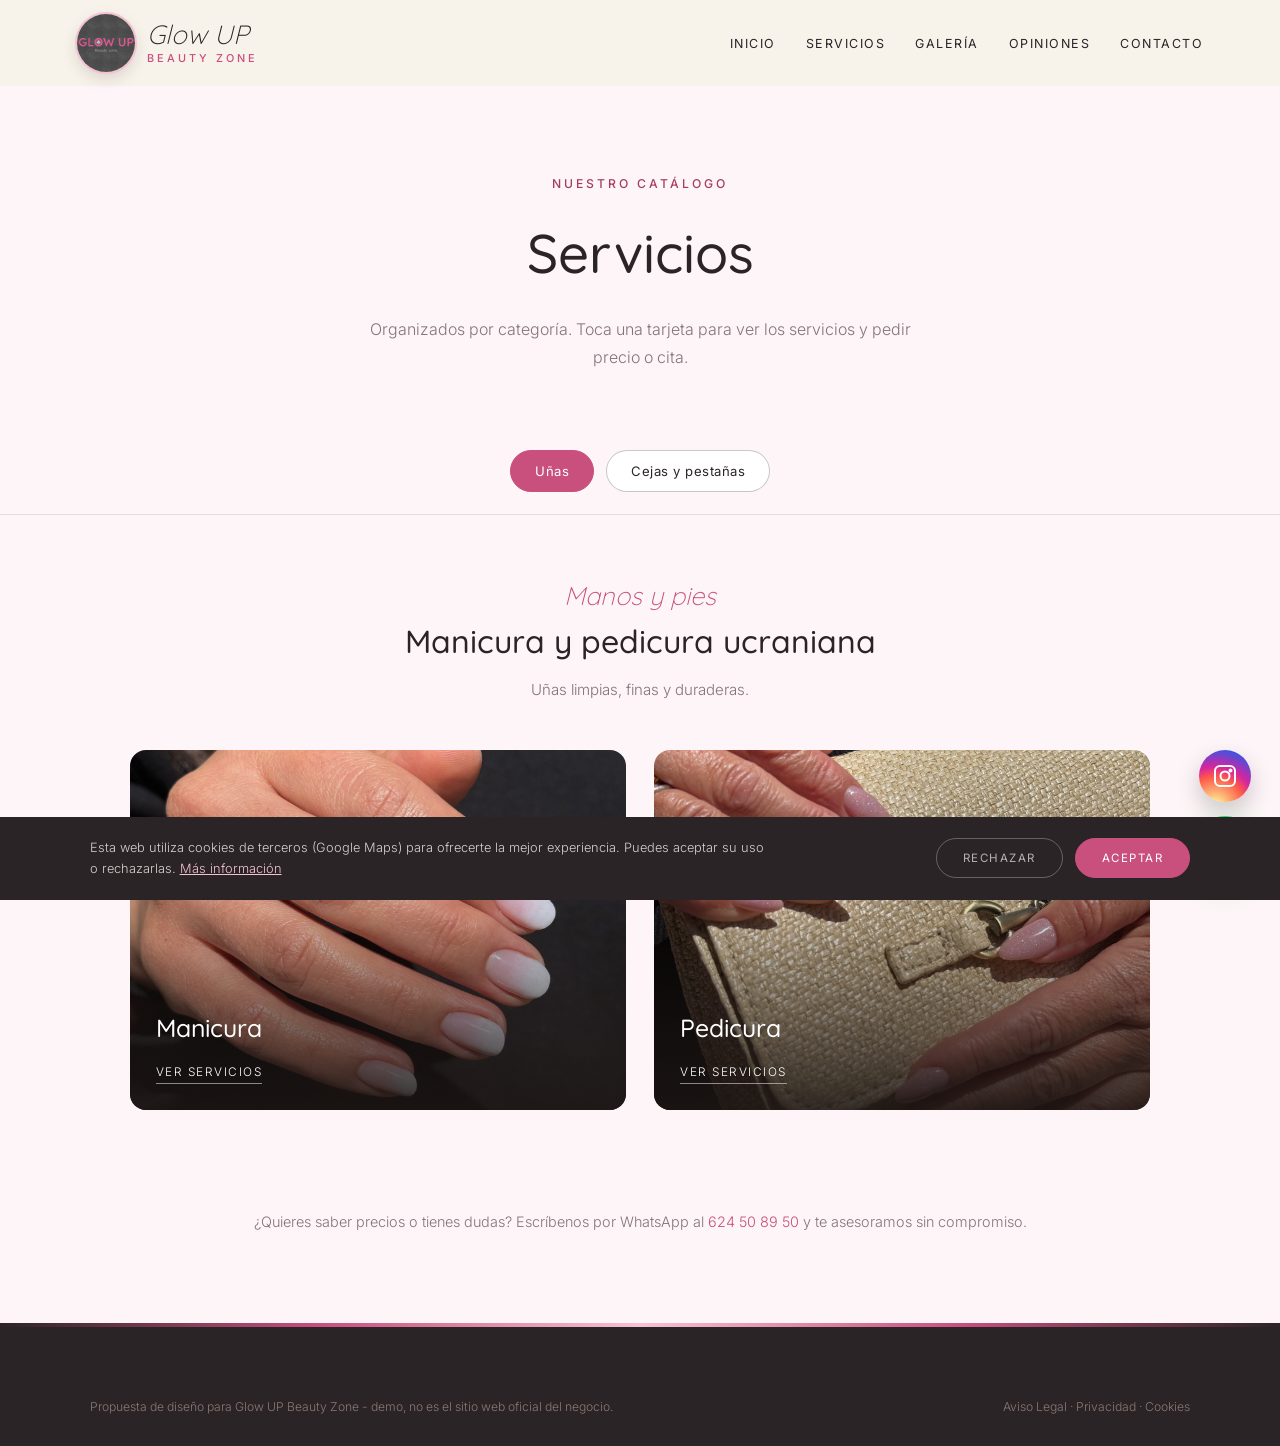
<file: servicios.html>
<!DOCTYPE html>
<html lang="es">
<head>
<meta charset="UTF-8">
<meta name="viewport" content="width=device-width, initial-scale=1.0">
<title>Servicios — Glow UP Beauty Zone · Móstoles</title>
<meta name="description" content="Servicios de Glow UP Beauty Zone en Móstoles.">
<link rel="icon" href="maps_01.jpg">
<link rel="preconnect" href="https://fonts.googleapis.com"><link rel="preconnect" href="https://fonts.gstatic.com" crossorigin><link href="https://fonts.googleapis.com/css2?family=Quicksand:wght@400;500;600&family=Inter:wght@300;400;500;600&display=swap" rel="stylesheet">
<link rel="stylesheet" href="styles.css">
</head>
<body>

<header id="header" class="scrolled">
  <a href="index.html" class="logo" aria-label="Glow UP Beauty Zone, inicio"><img src="maps_01.jpg" alt="" class="logo-badge"><span class="logo-text"><span class="script">Glow UP</span><small>beauty zone</small></span></a>
  <nav id="nav" aria-label="Navegación principal"><ul><li><a href="index.html#inicio">Inicio</a></li><li><a href="servicios.html">Servicios</a></li><li><a href="index.html#galeria">Galería</a></li><li><a href="index.html#opiniones">Opiniones</a></li><li><a href="index.html#contacto">Contacto</a></li></ul></nav><button class="nav-toggle" id="navToggle" aria-label="Abrir menú">☰</button>
</header>

<div class="page-hero">
  <span class="eyebrow">Nuestro catálogo</span>
  <h1>Servicios</h1>
  <p>Organizados por categoría. Toca una tarjeta para ver los servicios y pedir precio o cita.</p>
</div>

<div class="tabs">
  <button class="tab-btn active" data-tab="unas">Uñas</button>
  <button class="tab-btn" data-tab="mirada">Cejas y pestañas</button>
  
</div>

<div class="tab-panel active" id="unas">
  <div class="tab-intro"><span class="script">Manos y pies</span><h2>Manicura y pedicura ucraniana</h2><p>Uñas limpias, finas y duraderas.</p></div>
  <div class="cat-grid">
    <div class="cat-card" onclick="openModal('manicura')"><img src="maps_02.jpg" alt="Manicura" loading="lazy"><div class="cat-card-text"><h3>Manicura</h3><span>Ver servicios</span></div></div>
    <div class="cat-card" onclick="openModal('pedicura')"><img src="maps_09.jpg" alt="Pedicura" loading="lazy"><div class="cat-card-text"><h3>Pedicura</h3><span>Ver servicios</span></div></div>
  </div>
</div>

<div class="tab-panel" id="mirada">
  <div class="tab-intro"><span class="script">Mirada</span><h2>Cejas y pestañas</h2><p>Laminación y extensiones de todos los tipos.</p></div>
  <div class="cat-grid">
    <div class="cat-card" onclick="openModal('extensiones')"><img src="maps_06.jpg" alt="Extensiones de pestañas" loading="lazy"><div class="cat-card-text"><h3>Extensiones de pestañas</h3><span>Ver servicios</span></div></div>
    <div class="cat-card" onclick="openModal('laminacion')"><img src="maps_08.jpg" alt="Laminación" loading="lazy"><div class="cat-card-text"><h3>Laminación</h3><span>Ver servicios</span></div></div>
  </div>
</div>


<p class="services-note">¿Quieres saber precios o tienes dudas? Escríbenos por WhatsApp al <a href="https://wa.me/34624508950" target="_blank" rel="noopener" style="color:var(--red)">624 50 89 50</a> y te asesoramos sin compromiso.</p>

<div class="modal-overlay" id="modal-manicura"><div class="modal">
  <button class="modal-close" onclick="closeModal('manicura')" aria-label="Cerrar">×</button>
  <h3>Manicura</h3><p class="modal-sub">Ucraniana</p>
  <div class="svc-row"><div><div class="svc-name">Manicura ucraniana</div><span class="svc-desc"></span></div><div class="svc-price">Consultar</div></div>
  <a class="modal-cta alt" href="https://wa.me/34624508950?text=Hola%2C%20quiero%20informaci%C3%B3n%20sobre%20manicura" target="_blank" rel="noopener">Pedir cita por WhatsApp</a>
</div></div>

<div class="modal-overlay" id="modal-pedicura"><div class="modal">
  <button class="modal-close" onclick="closeModal('pedicura')" aria-label="Cerrar">×</button>
  <h3>Pedicura</h3><p class="modal-sub">Ucraniana</p>
  <div class="svc-row"><div><div class="svc-name">Pedicura ucraniana</div><span class="svc-desc"></span></div><div class="svc-price">Consultar</div></div>
  <a class="modal-cta alt" href="https://wa.me/34624508950?text=Hola%2C%20quiero%20informaci%C3%B3n%20sobre%20pedicura" target="_blank" rel="noopener">Pedir cita por WhatsApp</a>
</div></div>

<div class="modal-overlay" id="modal-extensiones"><div class="modal">
  <button class="modal-close" onclick="closeModal('extensiones')" aria-label="Cerrar">×</button>
  <h3>Extensiones de pestañas</h3><p class="modal-sub">Todos los tipos</p>
  <div class="svc-row"><div><div class="svc-name">Extensiones de pestañas (todos los tipos)</div><span class="svc-desc"></span></div><div class="svc-price">Consultar</div></div>
  <a class="modal-cta alt" href="https://wa.me/34624508950?text=Hola%2C%20quiero%20informaci%C3%B3n%20sobre%20extensiones%20de%20pesta%C3%B1as" target="_blank" rel="noopener">Pedir cita por WhatsApp</a>
</div></div>

<div class="modal-overlay" id="modal-laminacion"><div class="modal">
  <button class="modal-close" onclick="closeModal('laminacion')" aria-label="Cerrar">×</button>
  <h3>Laminación</h3><p class="modal-sub">Cejas y pestañas</p>
  <div class="svc-row"><div><div class="svc-name">Laminación de cejas</div><span class="svc-desc"></span></div><div class="svc-price">Consultar</div></div>
  <div class="svc-row"><div><div class="svc-name">Laminación de pestañas</div><span class="svc-desc"></span></div><div class="svc-price">Consultar</div></div>
  <a class="modal-cta alt" href="https://wa.me/34624508950?text=Hola%2C%20quiero%20informaci%C3%B3n%20sobre%20laminaci%C3%B3n" target="_blank" rel="noopener">Pedir cita por WhatsApp</a>
</div></div>


<footer>
  <div class="footer-bottom" style="margin-top:0">
    <span>Propuesta de diseño para Glow UP Beauty Zone - demo, no es el sitio web oficial del negocio.</span>
    <span><a href="aviso-legal.html">Aviso Legal</a> &middot; <a href="politica-privacidad.html">Privacidad</a> &middot; <a href="politica-cookies.html">Cookies</a></span>
  </div>
</footer>

<div id="cookie-banner" class="cookie-banner"><p>Esta web utiliza cookies de terceros (Google Maps) para ofrecerte la mejor experiencia. Puedes aceptar su uso o rechazarlas. <a href="politica-cookies.html">Más información</a></p><div class="cookie-actions"><button onclick="setCookieChoice('rejected')" class="ck-reject">Rechazar</button><button onclick="setCookieChoice('accepted')" class="ck-accept">Aceptar</button></div></div>
<div class="social-fabs"><a class="ig-fab" href="https://www.instagram.com/glow_up_beautyzone/" target="_blank" rel="noopener" aria-label="Visitar Instagram"><svg width="24" height="24" viewBox="0 0 24 24" fill="none" stroke="white" stroke-width="2"><rect x="2" y="2" width="20" height="20" rx="5"/><circle cx="12" cy="12" r="4.5"/><circle cx="17.5" cy="6.5" r="1" fill="white"/></svg></a><a class="wa-fab" href="https://wa.me/34624508950?text=Hola%2C%20he%20visto%20vuestra%20web%20y%20me%20gustar%C3%ADa%20pedir%20cita%20en%20Glow%20UP%20Beauty%20Zone" target="_blank" rel="noopener" aria-label="Escribir por WhatsApp"><svg width="28" height="28" viewBox="0 0 24 24" fill="white"><path d="M17.5 14.4c-.3-.1-1.8-.9-2-1s-.5-.1-.7.1-.8 1-.9 1.2-.3.2-.6.1a8.2 8.2 0 0 1-2.4-1.5 9 9 0 0 1-1.7-2.1c-.2-.3 0-.5.1-.6l.4-.5.3-.5v-.5l-.9-2.2c-.2-.6-.5-.5-.7-.5h-.6a1.1 1.1 0 0 0-.8.4 3.4 3.4 0 0 0-1 2.5 5.9 5.9 0 0 0 1.2 3.1 13.5 13.5 0 0 0 5.2 4.6c2.6 1 2.6.7 3.1.6a2.6 2.6 0 0 0 1.7-1.2 2.1 2.1 0 0 0 .2-1.2c-.1-.1-.3-.2-.6-.3ZM12 21.8a9.8 9.8 0 0 1-5-1.4l-.4-.2-3.7 1 1-3.6-.2-.4A9.8 9.8 0 1 1 12 21.8Zm8.4-18.3A11.8 11.8 0 0 0 1.8 17.7L.2 23.8l6.3-1.6a11.8 11.8 0 0 0 5.6 1.4A11.8 11.8 0 0 0 20.4 3.5Z"/></svg></a></div>
<script src="main.js"></script>
</body>
</html>
</file>
<file: styles.css>
:root{
  --cream:#fdf5f7; --paper:#ffffff; --tint:#f9d9e3; --ink:#2b2427; --dark:#2b2427; --muted:#857479;
  --red:#c94f7c; --red-dark:#a63c64; --teal:#a63c64; --gold:#f5c2d3; --line:rgba(0,0,0,.1);
  --brand-gradient:linear-gradient(90deg,#2b2427,#c94f7c,#f5c2d3,#c94f7c,#2b2427);
}
*{margin:0;padding:0;box-sizing:border-box;}
html{scroll-behavior:smooth;}
body{font-family:'Inter',sans-serif;background:var(--cream);color:var(--ink);overflow-x:hidden;font-weight:300;line-height:1.6;}
a{text-decoration:none;color:inherit;}
h1,h2,h3{font-family:'Quicksand',serif;font-weight:500;}
h1 em,h2 em{font-style:italic;color:var(--red);}
img{max-width:100%;display:block;}
.script{font-family:'Quicksand',serif;font-style:italic;}

/* HEADER */
header{position:fixed;top:0;left:0;right:0;z-index:100;display:flex;justify-content:space-between;align-items:center;padding:14px 6%;background:rgba(247,241,233,.92);backdrop-filter:blur(10px);-webkit-backdrop-filter:blur(10px);transition:box-shadow .3s,padding .3s;}
header.scrolled{box-shadow:0 2px 24px rgba(28,22,20,.1);padding:8px 6%;}
.logo{display:flex;align-items:center;gap:12px;color:var(--dark);}
.logo-badge{width:58px;height:58px;border-radius:50%;object-fit:cover;box-shadow:0 0 0 2px var(--gold),0 6px 16px rgba(28,22,20,.15);transition:width .3s,height .3s;}
header.scrolled .logo-badge{width:46px;height:46px;}
.logo-text{display:flex;flex-direction:column;line-height:1;}
.logo-text .script{font-size:1.65rem;color:var(--dark);}
.logo-text small{font-size:.68rem;letter-spacing:3px;text-transform:uppercase;color:var(--red);margin-top:4px;font-weight:500;}
.logo.light .logo-text .script{color:#fff;}
.logo.light .logo-text small{color:var(--gold);}
nav ul{list-style:none;display:flex;gap:30px;}
nav a{font-size:.78rem;letter-spacing:1.5px;text-transform:uppercase;font-weight:400;position:relative;padding:4px 0;}
nav a::after{content:"";position:absolute;left:0;bottom:-2px;height:1px;width:100%;background:var(--red);transform:scaleX(0);transform-origin:right;transition:transform .3s;}
nav a:hover::after{transform:scaleX(1);transform-origin:left;}
.nav-toggle{display:none;font-size:1.6rem;background:none;border:none;color:var(--dark);cursor:pointer;}

/* BOTONES */
.btn-outline{display:inline-block;border:1px solid var(--dark);color:var(--dark);padding:14px 30px;font-size:.78rem;letter-spacing:1.5px;text-transform:uppercase;border-radius:40px;transition:all .25s;}
.btn-outline:hover{background:var(--dark);color:var(--cream);}
.btn-outline.light{border-color:rgba(255,255,255,.5);color:#fff;}
.btn-outline.light:hover{background:#fff;color:var(--dark);}
.btn-solid{display:inline-block;background:var(--red);color:#fff;padding:14px 32px;font-size:.78rem;letter-spacing:1.5px;text-transform:uppercase;border-radius:40px;transition:transform .25s,box-shadow .25s,background .25s;box-shadow:0 10px 26px -10px rgba(181,64,44,.6);}
.btn-solid:hover{transform:translateY(-2px);background:var(--red-dark);}

/* HERO */
.hero{min-height:95vh;display:grid;grid-template-columns:1.05fr .95fr;align-items:stretch;padding:0;}
.hero-text{display:flex;flex-direction:column;justify-content:center;padding:150px 7% 70px;}
.eyebrow{display:inline-block;color:var(--teal);text-transform:uppercase;letter-spacing:3px;font-size:.76rem;font-weight:500;}
.hero-text .eyebrow{margin-bottom:20px;}
.hero-text h1{font-size:clamp(2.4rem,5vw,3.9rem);line-height:1.12;margin-bottom:22px;color:var(--dark);}
.hero-text p{font-size:1.02rem;color:var(--muted);max-width:470px;line-height:1.8;margin-bottom:34px;}
.hero-ctas{display:flex;gap:16px;flex-wrap:wrap;}
.hero-rating{display:inline-flex;align-items:center;gap:12px;margin-top:38px;padding:10px 20px;border:1px solid var(--line);border-radius:40px;background:var(--paper);font-size:.85rem;color:var(--muted);align-self:flex-start;}
.hero-rating strong{color:var(--dark);font-weight:600;}
.stars{color:var(--gold);letter-spacing:2px;}
.hero-img{position:relative;overflow:hidden;}
.hero-img img{width:100%;height:100%;object-fit:cover;position:absolute;inset:0;}
.hero-img::after{content:"";position:absolute;inset:0;background:linear-gradient(90deg,var(--cream) 0%,rgba(247,241,233,0) 18%);}

/* SECCIONES */
section{padding:100px 7%;}
.section-head{text-align:center;max-width:640px;margin:0 auto 54px;}
.section-head h2{font-size:clamp(1.9rem,4vw,2.7rem);margin-top:12px;color:var(--dark);line-height:1.2;}
.section-head p{margin-top:16px;color:var(--muted);line-height:1.8;}

.trust{background:var(--paper);border-top:4px solid transparent;border-image:var(--brand-gradient) 1;}
.trust-grid{display:grid;grid-template-columns:repeat(auto-fit,minmax(230px,1fr));gap:36px;max-width:1150px;margin:0 auto;}
.trust-card{text-align:center;padding:10px;}
.trust-ic{display:inline-grid;place-items:center;width:52px;height:52px;border-radius:50%;border:1px solid rgba(181,64,44,.4);color:var(--red);font-size:1.2rem;margin-bottom:16px;}
.trust-card h3{font-size:1.15rem;color:var(--dark);margin-bottom:10px;}
.trust-card p{font-size:.9rem;color:var(--muted);line-height:1.7;}

/* DOS MUNDOS */
.worlds{background:var(--cream);}
.worlds-grid{display:grid;grid-template-columns:1fr 1fr;gap:28px;max-width:1150px;margin:0 auto;}
.world-card{position:relative;border-radius:18px;overflow:hidden;min-height:480px;display:flex;align-items:flex-end;color:#fff;}
.world-card img{position:absolute;inset:0;width:100%;height:100%;object-fit:cover;transition:transform .6s;}
.world-card:hover img{transform:scale(1.05);}
.world-card::after{content:"";position:absolute;inset:0;background:linear-gradient(to top,rgba(28,22,20,.92) 0%,rgba(28,22,20,.35) 55%,rgba(28,22,20,.05) 100%);}
.world-text{position:relative;z-index:2;padding:34px;}
.world-text .script{font-size:2rem;color:var(--gold);}
.world-text h3{font-size:1.7rem;margin:4px 0 10px;}
.world-text p{font-size:.92rem;color:#eadfd6;line-height:1.7;max-width:440px;}
.world-link{display:inline-block;margin-top:18px;font-size:.74rem;letter-spacing:1.5px;text-transform:uppercase;border-bottom:1px solid rgba(255,255,255,.5);padding-bottom:4px;}

/* PILLS */
.cat-pills{display:flex;flex-wrap:wrap;gap:16px;justify-content:center;max-width:1000px;margin:0 auto;}
.cat-pill{border:1px solid rgba(43,33,29,.22);padding:14px 26px;border-radius:30px;font-size:.84rem;letter-spacing:.5px;transition:all .2s;background:var(--paper);}
.cat-pill:hover{background:var(--red);color:#fff;border-color:var(--red);}

/* GALERIA */
.gallery-wrap{background:var(--tint);}
.gallery{max-width:1200px;margin:0 auto;display:grid;grid-template-columns:repeat(4,1fr);grid-auto-rows:220px;gap:14px;}
.gallery figure{overflow:hidden;border-radius:12px;margin:0;}
.gallery img{width:100%;height:100%;object-fit:cover;transition:transform .5s;}
.gallery figure:hover img{transform:scale(1.05);}
.gallery .big{grid-column:span 2;grid-row:span 2;}

/* RESEÑAS */
.reviews-wrap{background:var(--dark);color:#fff;position:relative;}
.reviews-wrap .section-head h2{color:#fff;}
.reviews-wrap .section-head h2 em{color:var(--gold);}
.reviews-wrap .section-head p{color:#c9b9b2;}
.reviews-wrap .eyebrow{color:var(--gold);}
.review-grid{display:grid;grid-template-columns:repeat(auto-fit,minmax(300px,1fr));gap:24px;max-width:1150px;margin:0 auto;}
.review-card{background:rgba(255,255,255,.05);border:1px solid rgba(255,255,255,.1);padding:30px 26px;border-radius:14px;display:flex;flex-direction:column;}
.review-card .stars{margin-bottom:14px;}
.review-card p{font-family:'Quicksand',serif;font-size:.98rem;color:#eadfd6;line-height:1.7;font-style:italic;margin-bottom:16px;flex:1;}
.review-card cite{font-size:.78rem;color:#b3a099;font-style:normal;text-transform:uppercase;letter-spacing:1px;}

/* CTA */
.cta-section{text-align:center;background:var(--paper);}
.cta-section h2{font-size:clamp(2rem,4vw,2.9rem);color:var(--dark);margin:14px 0 14px;}
.cta-section p{color:var(--muted);margin-bottom:30px;}
.cta-row{display:flex;gap:16px;justify-content:center;flex-wrap:wrap;}

/* CONTACTO */
.contact-section{background:var(--cream);}
.contact-grid{display:grid;grid-template-columns:1fr 1.2fr;gap:46px;max-width:1150px;margin:0 auto;align-items:stretch;}
.contact-info{display:flex;flex-direction:column;gap:26px;background:var(--paper);border:1px solid var(--line);border-radius:16px;padding:36px;}
.contact-block h3{font-family:'Inter',sans-serif;font-size:.76rem;text-transform:uppercase;letter-spacing:2px;color:var(--red);font-weight:500;margin-bottom:8px;}
.contact-block p{font-size:.98rem;color:var(--ink);line-height:1.7;}
.contact-block a:hover{color:var(--red);}
.hours-list{list-style:none;}
.hours-list li{display:flex;justify-content:space-between;gap:20px;padding:8px 0;border-bottom:1px solid var(--line);font-size:.94rem;}
.hours-list li:last-child{border-bottom:none;}
.contact-map{border-radius:16px;overflow:hidden;min-height:380px;box-shadow:0 10px 30px rgba(28,22,20,.12);}
.contact-map iframe{display:block;min-height:380px;}

/* FOOTER */
footer{background:var(--dark);color:#d9c9c5;padding:70px 7% 30px;border-top:4px solid transparent;border-image:var(--brand-gradient) 1;}
.footer-grid{display:grid;grid-template-columns:1.3fr 1fr 1fr;gap:46px;max-width:1200px;margin:0 auto;padding-bottom:40px;border-bottom:1px solid rgba(255,255,255,.1);}
.footer-brand p{font-size:.88rem;color:#b3a09a;margin-top:16px;}
footer h4{font-size:.76rem;text-transform:uppercase;letter-spacing:2px;color:var(--gold);margin-bottom:18px;font-weight:500;}
footer ul{list-style:none;}
footer li{margin-bottom:9px;font-size:.88rem;color:#d9c9c5;}
footer a:hover{color:var(--gold);}
.footer-bottom{max-width:1200px;margin:26px auto 0;display:flex;justify-content:space-between;flex-wrap:wrap;gap:10px;font-size:.76rem;color:#8a7873;}
.footer-bottom a{color:#8a7873;}

/* FABS */
.social-fabs{position:fixed;bottom:26px;right:26px;z-index:200;display:flex;flex-direction:column;gap:14px;align-items:center;}
.social-fabs a{width:52px;height:52px;border-radius:50%;display:flex;align-items:center;justify-content:center;box-shadow:0 10px 24px rgba(0,0,0,.2);transition:transform .2s;}
.social-fabs a:hover{transform:scale(1.08);}
.wa-fab{width:58px !important;height:58px !important;background:#25D366;box-shadow:0 10px 26px rgba(37,211,102,.45) !important;}
.ig-fab{background:radial-gradient(circle at 30% 110%,#fdf497 0%,#fdf497 5%,#fd5949 45%,#d6249f 60%,#285AEB 90%);}
.fb-fab{background:#1877F2;}

/* COOKIES */
.cookie-banner{display:none;position:fixed;bottom:0;left:0;right:0;z-index:300;background:var(--dark);padding:20px 7%;flex-wrap:wrap;align-items:center;justify-content:space-between;gap:16px;}
.cookie-banner p{font-size:.8rem;color:rgba(245,237,232,.85);line-height:1.7;max-width:680px;}
.cookie-banner p a{color:var(--gold);text-decoration:underline;}
.cookie-actions{display:flex;gap:12px;flex-shrink:0;}
.cookie-actions button{font-family:'Inter',sans-serif;font-size:.72rem;letter-spacing:1.5px;text-transform:uppercase;padding:12px 26px;cursor:pointer;border-radius:30px;}
.ck-reject{background:transparent;color:rgba(245,237,232,.7);border:1px solid rgba(245,237,232,.3);}
.ck-accept{background:var(--red);color:#fff;border:1px solid var(--red);}

/* PÁGINAS INTERIORES */
.page-hero{padding:170px 7% 60px;text-align:center;background:var(--cream);}
.page-hero h1{font-size:clamp(2.3rem,5vw,3.4rem);margin-top:14px;color:var(--dark);}
.page-hero p{color:var(--muted);max-width:580px;margin:18px auto 0;line-height:1.8;}
.tabs{position:sticky;top:74px;z-index:50;background:var(--cream);padding:18px 7% 22px;display:flex;gap:12px;justify-content:center;flex-wrap:wrap;border-bottom:1px solid var(--line);}
.tab-btn{border:1px solid rgba(43,33,29,.25);background:var(--paper);padding:12px 24px;border-radius:30px;font-family:'Inter',sans-serif;font-size:.82rem;letter-spacing:.5px;color:var(--ink);cursor:pointer;transition:all .2s;}
.tab-btn.active,.tab-btn:hover{background:var(--red);color:#fff;border-color:var(--red);}
.tab-panel{display:none;padding:60px 7% 100px;max-width:1200px;margin:0 auto;}
.tab-panel.active{display:block;animation:fadeIn .5s;}
@keyframes fadeIn{from{opacity:0;transform:translateY(12px)}to{opacity:1;transform:none}}
.tab-intro{text-align:center;max-width:600px;margin:0 auto 46px;}
.tab-intro .script{font-size:1.6rem;color:var(--red);}
.tab-intro h2{font-size:2rem;color:var(--dark);}
.tab-intro p{color:var(--muted);margin-top:10px;line-height:1.75;font-size:.94rem;}

.cat-grid{display:grid;grid-template-columns:repeat(auto-fit,minmax(280px,1fr));gap:28px;}
.cat-grid.single{grid-template-columns:1fr;max-width:640px;margin:0 auto;}
.cat-grid.single .cat-card{height:440px;}
.cat-card{position:relative;border-radius:16px;overflow:hidden;height:360px;cursor:pointer;background:var(--tint);}
.cat-card img{width:100%;height:100%;object-fit:cover;transition:transform .5s;}
.cat-card:hover img{transform:scale(1.06);}
.cat-card::after{content:'';position:absolute;inset:0;background:linear-gradient(to top,rgba(28,22,20,.88) 0%,rgba(28,22,20,.15) 55%,transparent 100%);}
.cat-card-text{position:absolute;bottom:0;left:0;right:0;padding:26px;z-index:2;}
.cat-card-text h3{color:#fff;font-size:1.55rem;margin-bottom:10px;}
.cat-card-text span{color:#fff;font-size:.74rem;text-transform:uppercase;letter-spacing:1.5px;border-bottom:1px solid rgba(255,255,255,.5);padding-bottom:4px;}

.modal-overlay{display:none;position:fixed;inset:0;background:rgba(28,22,20,.78);z-index:300;align-items:center;justify-content:center;padding:20px;}
.modal-overlay.open{display:flex;}
.modal{background:var(--paper);max-width:560px;width:100%;max-height:85vh;overflow-y:auto;border-radius:16px;padding:40px;position:relative;}
.modal-close{position:absolute;top:16px;right:20px;background:none;border:none;font-size:1.7rem;color:var(--ink);cursor:pointer;}
.modal h3{font-size:1.8rem;color:var(--dark);margin-bottom:6px;}
.modal .modal-sub{color:var(--muted);font-size:.86rem;margin-bottom:22px;}
.svc-row{display:flex;justify-content:space-between;align-items:center;padding:16px 0;border-bottom:1px solid var(--line);gap:16px;}
.svc-row:last-of-type{border-bottom:none;}
.svc-name{font-size:.98rem;color:var(--ink);font-weight:400;}
.svc-desc{font-size:.8rem;color:var(--muted);display:block;margin-top:3px;line-height:1.5;}
.svc-price{font-size:.72rem;color:var(--red);text-transform:uppercase;letter-spacing:1px;white-space:nowrap;font-weight:500;}
.modal-cta{display:block;text-align:center;background:var(--red);color:#fff;padding:14px;border-radius:30px;margin-top:26px;font-size:.8rem;text-transform:uppercase;letter-spacing:1.5px;}
.modal-cta.alt{background:#25D366;margin-top:10px;}
.services-note{text-align:center;color:var(--muted);font-size:.9rem;padding:0 7% 90px;}

.portfolio-grid{display:grid;grid-template-columns:repeat(auto-fill,minmax(260px,1fr));gap:18px;}
.portfolio-grid figure{border-radius:14px;overflow:hidden;aspect-ratio:4/5;cursor:zoom-in;background:var(--tint);}
.portfolio-grid img{width:100%;height:100%;object-fit:cover;transition:transform .5s;}
.portfolio-grid figure:hover img{transform:scale(1.05);}
.lightbox{display:none;position:fixed;inset:0;z-index:400;background:rgba(15,12,10,.94);align-items:center;justify-content:center;padding:30px;cursor:zoom-out;}
.lightbox.open{display:flex;}
.lightbox img{max-width:100%;max-height:90vh;border-radius:10px;}

.legal{max-width:860px;margin:0 auto;padding:160px 7% 90px;}
.legal h1{font-size:2.4rem;color:var(--dark);margin-bottom:26px;}
.legal h2{font-size:1.35rem;color:var(--dark);margin:30px 0 10px;}
.legal p,.legal li{color:var(--muted);line-height:1.8;margin-bottom:10px;font-size:.96rem;}
.legal ul{padding-left:22px;}
.legal a{color:var(--red);text-decoration:underline;}

@media(max-width:900px){
  .hero{grid-template-columns:1fr;}
  .hero-img{height:340px;order:-1;margin-top:82px;}
  .hero-img::after{background:linear-gradient(0deg,var(--cream) 0%,rgba(247,241,233,0) 25%);}
  .hero-text{padding:30px 6% 60px;}
  .worlds-grid{grid-template-columns:1fr;}
  .world-card{min-height:420px;}
  .gallery{grid-template-columns:repeat(2,1fr);grid-auto-rows:170px;}
  .gallery .big{grid-column:span 2;grid-row:span 2;}
  .footer-grid{grid-template-columns:1fr;gap:30px;}
  .contact-grid{grid-template-columns:1fr;}
  .contact-map,.contact-map iframe{min-height:300px;}
  nav{position:fixed;top:0;right:0;height:100vh;width:78%;max-width:300px;background:var(--cream);padding:110px 40px;transform:translateX(100%);transition:transform .4s;box-shadow:-10px 0 40px rgba(0,0,0,.12);}
  nav.open{transform:translateX(0);}
  nav ul{flex-direction:column;gap:26px;}
  .nav-toggle{display:block;position:relative;z-index:110;}
  section{padding:70px 6%;}
  .tabs{top:66px;overflow-x:auto;justify-content:flex-start;flex-wrap:nowrap;}
  .tab-btn{flex-shrink:0;}
  .page-hero{padding:140px 6% 40px;}
  .modal{padding:34px 24px;}
}
@media(max-width:520px){
  .logo-text .script{font-size:1.35rem;}
  .logo-badge{width:48px;height:48px;}
  .social-fabs{right:16px;bottom:16px;}
  .social-fabs a{width:46px;height:46px;}
}

.logo-mark{width:46px;height:46px;border-radius:50%;background:var(--red);color:#fff;display:grid;place-items:center;font-family:'Quicksand',serif;font-size:1.4rem;box-shadow:0 0 0 3px var(--tint);}
.brands{display:flex;flex-wrap:wrap;gap:12px;justify-content:center;margin-top:26px;}
.brands span{border:1px solid var(--line);border-radius:30px;padding:8px 18px;font-size:.78rem;letter-spacing:1.5px;text-transform:uppercase;color:var(--muted);background:var(--paper);}
</file>
